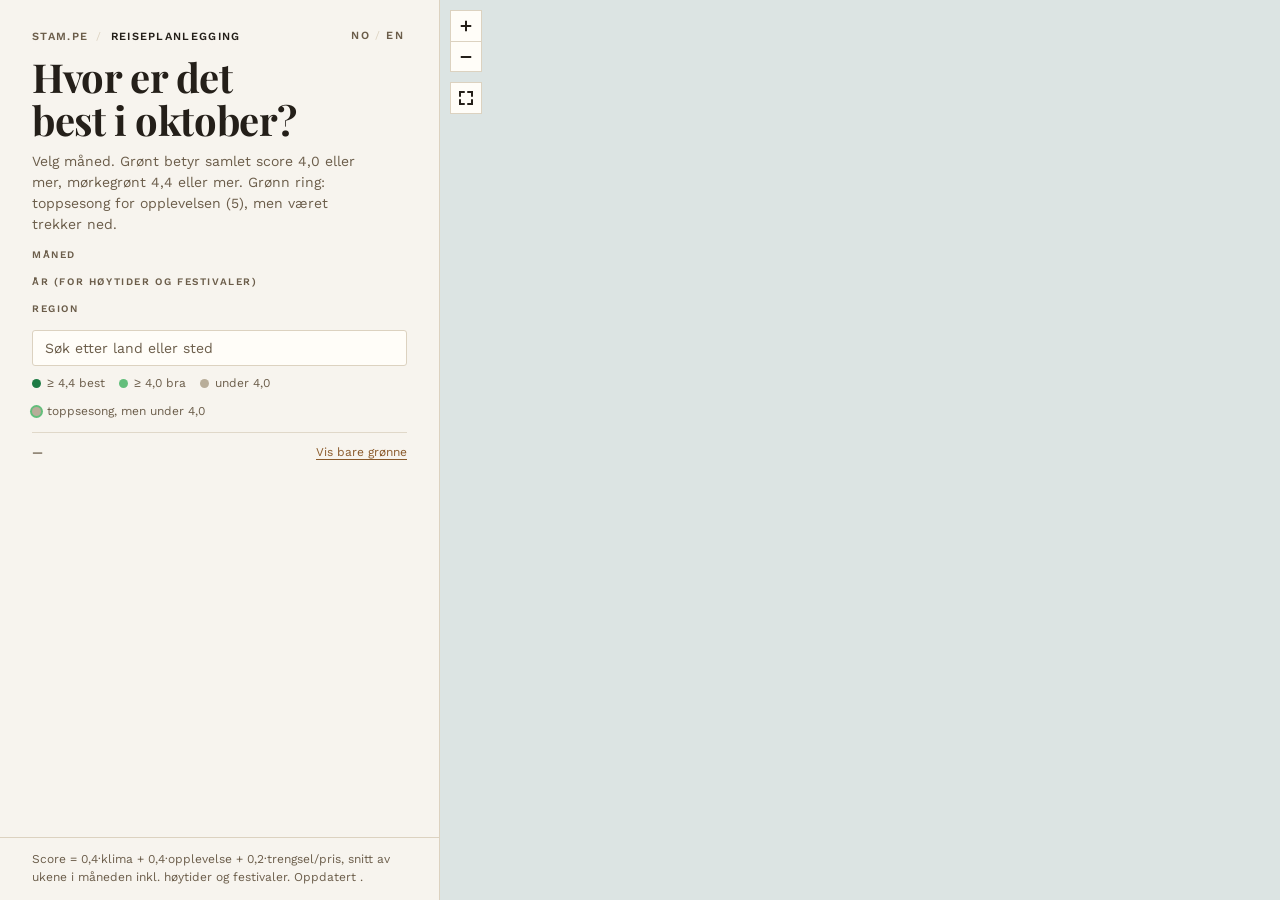
<file: reisekart_mal.html>
<!DOCTYPE html>
<html lang="no">
<head>
<meta charset="utf-8">
<meta name="viewport" content="width=device-width, initial-scale=1, viewport-fit=cover">
<title>Reisekart</title>
<link rel="apple-touch-icon" href="ikon-frimerke.png">
<meta name="apple-mobile-web-app-title" content="Reisekart">
<meta name="mobile-web-app-capable" content="yes">
<meta name="theme-color" content="#F7F4EE" media="(prefers-color-scheme: light)">
<meta name="theme-color" content="#1B1814" media="(prefers-color-scheme: dark)">
<meta name="robots" content="noindex, nofollow, noarchive">
<meta property="og:type" content="website">
<meta property="og:url" content="https://stam.pe/reiseplanlegging/">
<meta property="og:site_name" content="stam.pe">
<meta property="og:title" content="Reiseplanlegging">
<meta property="og:description" content="Beste reisetid for alle land i verden, uke for uke.">
<meta property="og:image" content="https://stam.pe/reiseplanlegging/deling.png">
<meta property="og:image:width" content="1200">
<meta property="og:image:height" content="630">
<meta property="og:image:alt" content="Luftpostkonvolutt med klode-frimerke, og teksten «Reiseplanlegging»">
<meta property="og:locale" content="nb_NO">
<meta property="og:locale:alternate" content="en_GB">
<meta name="twitter:card" content="summary_large_image">
<link rel="preconnect" href="https://fonts.googleapis.com">
<link rel="preconnect" href="https://fonts.gstatic.com" crossorigin>
<link rel="stylesheet" href="https://fonts.googleapis.com/css2?family=Playfair+Display:wght@500;700&family=Work+Sans:wght@400;500;600&display=swap">
<style>
/* Stil: samme papirretning som byguidene og stam.pe – serif til navn, ingen skygger, rette hjørner. */
:root {
  --papir:#F7F4EE; --kartflate:#DCE4E3; --land:#FBF8F1; --landkant:#D3C8B4;
  --kort:#FFFDF8; --tekst:#241F19; --dempet:#6B5D4A; --kant:#DCD2C0; --kant-lys:#E0D8C9;
  --aksent:#8A5A2B; --aksent-hover:#63401D;
  --beste:#1E7B45; --god:#63BE7B; --ellers:#B8AD99; --varsel:#9A3B24;
  --strip-tom:#EEE8DC; --deaktivert:#bbb;
  --sidebar-bredde:440px;
}
/* Mørk modus: samme papirretning som stam.pe og byguidene, mørk og varm. Kartet (ECharts)
   leser fargene fra variablene når det tegnes, så det følger med. */
@media (prefers-color-scheme: dark) {
  :root {
    color-scheme: dark;
    --papir:#1B1814; --kartflate:#1C282C; --land:#2A251F; --landkant:#4A4136;
    --kort:#24201B; --tekst:#ECE5D8; --dempet:#A6987F; --kant:#4A4136; --kant-lys:#362F27;
    --aksent:#C99158; --aksent-hover:#E0AA72;
    --beste:#23804A; --god:#63BE7B; --ellers:#6E6454; --varsel:#D06A4F;
    --strip-tom:#2C2620; --deaktivert:#5A5048;
  }
}
* { box-sizing:border-box; }
html, body { margin:0; height:100%; background:var(--papir); color:var(--tekst);
  font-family:'Work Sans', system-ui, -apple-system, sans-serif; font-size:16px; -webkit-font-smoothing:antialiased; }
.app { display:flex; height:100%; overflow:hidden; }

.sidebar { width:var(--sidebar-bredde); flex:0 0 var(--sidebar-bredde); border-right:1px solid var(--kant);
  background:var(--papir); display:flex; flex-direction:column; overflow:hidden; }
.sidebar-head { padding:30px 32px 14px; }
.kicker { margin:0 0 10px; font-size:11px; font-weight:600; letter-spacing:.16em; text-transform:uppercase; color:var(--dempet); }
/* Brødsmuler: stam.pe / Reiseplanlegging (samme som i byguidene) */
.smuler { margin:0 0 12px; font-size:11px; font-weight:600; letter-spacing:.12em; text-transform:uppercase; color:var(--dempet);
  display:flex; flex-wrap:wrap; align-items:baseline; }
.smuler a { color:var(--dempet); text-decoration:none; }
@media (hover: hover) and (pointer: fine) { .smuler a:hover { color:var(--aksent); } }
.smuler [aria-current] { color:var(--tekst); }
.smule-skille { margin:0 8px; color:var(--kant); font-weight:400; }
/* Språkvalg NO / EN til høyre i brødsmulene (samme som byguidene og stam.pe) */
.smuler:has(.sprakvalg) { position:relative; padding-right:72px; row-gap:6px; }
.sprakvalg { position:absolute; top:-3px; right:0; display:inline-flex; align-items:baseline; white-space:nowrap; }
.sprakvalg .smule-skille { margin:0 2px; }
.sprakvalg button { font:inherit; letter-spacing:inherit; text-transform:inherit; color:var(--dempet); background:none; border:0;
  border-bottom:1px solid transparent; padding:2px 3px 1px; cursor:pointer; }
@media (hover: hover) and (pointer: fine) { .sprakvalg button:hover { color:var(--aksent); } }
.sprakvalg button[aria-pressed="true"] { color:var(--tekst); border-bottom-color:var(--aksent); }
.sprakvalg button:focus-visible { outline:1px solid var(--aksent); outline-offset:2px; }
.offline-status { margin:3px 0 0; font-size:14px; color:var(--aksent); }
.tittel { margin:0; font-family:'Playfair Display', Georgia, serif; font-weight:700; font-size:40px; line-height:1.08; letter-spacing:-.01em; text-wrap:balance; }
.ingress { margin:10px 0 0; font-size:14px; line-height:1.5; color:var(--dempet); max-width:36ch; }

.filtre { padding:0 32px 14px; display:flex; flex-direction:column; gap:10px; }
.gruppe-etikett { font-size:10px; font-weight:600; letter-spacing:.16em; text-transform:uppercase; color:var(--dempet); margin:0 0 -4px; }
.filtergruppe { display:flex; flex-wrap:wrap; gap:6px; }
.filtergruppe[hidden] { display:none; }
.maneder { display:grid; grid-template-columns:repeat(6, 1fr); gap:6px; }
.chip { height:36px; padding:0 12px; border:1px solid var(--kant); border-radius:3px; background:var(--kort); color:var(--tekst);
  font-family:inherit; font-size:12px; font-weight:500; letter-spacing:.01em; cursor:pointer;
  display:inline-flex; align-items:center; justify-content:center; gap:7px; transition:border-color .12s, color .12s, background .12s; }
.chip:hover { border-color:var(--aksent); color:var(--aksent); }
.chip:focus-visible, .oppslag:focus-visible, .strip-celle:focus-visible, .sok:focus-visible { outline:2px solid var(--aksent); outline-offset:2px; }
.chip[aria-pressed="true"] { background:var(--aksent); border-color:var(--aksent); color:var(--papir); }
.chip[aria-pressed="true"]:hover { background:var(--aksent-hover); border-color:var(--aksent-hover); color:var(--papir); }
.maneder .chip { padding:0; }
/* Søk: 16 px på mobil, ellers zoomer iOS inn når feltet får fokus */
.sok { height:36px; width:100%; padding:0 12px; border:1px solid var(--kant); border-radius:3px; background:var(--kort); color:var(--tekst);
  font-family:inherit; font-size:14px; }
.sok::placeholder { color:var(--dempet); opacity:1; }
@media (hover: none) { .sok { font-size:16px; } }
/* Eget kryss i stedet for nettleserens, som ser ulikt ut (og mangler på iOS) */
.sok-rad { position:relative; }
.sok { padding-right:40px; }
.sok::-webkit-search-cancel-button { -webkit-appearance:none; appearance:none; }
.sok-tom { position:absolute; top:0; right:0; width:40px; height:36px; border:0; padding:0; background:none;
  font-size:22px; line-height:1; color:var(--dempet); cursor:pointer; }
.sok-tom[hidden] { display:none; }
.sok-tom:focus-visible { outline:2px solid var(--aksent); outline-offset:-2px; }
@media (hover: hover) and (pointer: fine) { .sok-tom:hover { color:var(--aksent); } }

.tegnforklaring { display:flex; flex-wrap:wrap; gap:14px; font-size:12px; color:var(--dempet); }
.tegnforklaring span { display:inline-flex; align-items:center; gap:6px; }
.prikk { width:9px; height:9px; border-radius:50%; flex:0 0 9px; display:inline-block; }
.prikk.ring { box-shadow:0 0 0 2px var(--god); }

.teller-rad { margin:0 32px; padding:12px 0 10px; border-top:1px solid var(--kant-lys); display:flex; align-items:baseline; justify-content:space-between; gap:12px; }
.teller { font-size:11px; font-weight:600; letter-spacing:.14em; text-transform:uppercase; color:var(--dempet); }
.lenkeknapp { border:0; background:none; padding:0; font-family:inherit; font-size:12px; color:var(--aksent); cursor:pointer; text-decoration:underline; text-underline-offset:3px; }
.lenkeknapp:hover { color:var(--aksent-hover); }

.liste { flex:1 1 auto; overflow-y:auto; padding:0 32px 24px; }
.oppslag { position:relative; padding:13px 0 14px; border-bottom:1px solid var(--kant-lys); cursor:pointer; }
.oppslag:hover .oppslag-navn { color:var(--aksent); }
.oppslag.er-valgt { padding-left:14px; margin-left:-16px; border-left:2px solid var(--aksent); }
.oppslag-topp { display:flex; align-items:baseline; justify-content:space-between; gap:12px; }
.oppslag-navn { margin:0; font-family:'Playfair Display', Georgia, serif; font-weight:500; font-size:20px; line-height:1.2; transition:color .12s; }
.score { flex:0 0 auto; min-width:38px; padding:2px 7px; border-radius:2px; font-size:13px; font-weight:600; text-align:center;
  font-variant-numeric:tabular-nums; background:transparent; color:var(--dempet); border:1px solid var(--kant); }
.score.beste { background:var(--beste); border-color:var(--beste); color:#fff; }
.score.god { background:var(--god); border-color:var(--god); color:#12301d; }
.oppslag-meta { margin:4px 0 0; font-size:12px; color:var(--dempet); display:flex; flex-wrap:wrap; gap:4px 10px; }
.oppslag-notat { margin:6px 0 0; font-size:14px; line-height:1.45; }
.merke { font-size:10px; font-weight:600; letter-spacing:.12em; text-transform:uppercase; color:var(--aksent); }
.merke.varsel { color:var(--varsel); }
.tomt { padding:24px 0; font-size:14px; color:var(--dempet); }

.sidebar-fot { padding:12px 32px 14px; border-top:1px solid var(--kant); font-size:12px; line-height:1.5; color:var(--dempet); }

.kartflate { position:relative; flex:1 1 auto; background:var(--kartflate); }
#kart { position:absolute; inset:0; overflow:hidden; touch-action:none; -webkit-user-select:none; user-select:none; }
/* Zoomknapper (+/− og «vis hele kartet») – samme utseende som i byguidene (MapLibre-kontrollene der) */
.kontroller { position:absolute; top:10px; left:10px; z-index:6; display:flex; flex-direction:column; gap:10px; }
.ktrl-gruppe { display:flex; flex-direction:column; background:var(--kort); border:1px solid var(--kant); }
.ktrl-gruppe button { width:30px; height:30px; padding:0; border:0; background:transparent; color:var(--tekst); cursor:pointer;
  display:flex; align-items:center; justify-content:center; }
.ktrl-gruppe button + button { border-top:1px solid var(--kant); }
.ktrl-gruppe button:hover { background:var(--papir); }
.ktrl-gruppe button:focus-visible { outline:2px solid var(--aksent); outline-offset:-2px; }
.ktrl-gruppe button:disabled { color:var(--deaktivert); cursor:default; background:transparent; }
/* Knapp nederst til venstre i kartet som ruller ned til lista. Bare på mobil (se under), som i byguidene. */
.til-lista { display:none; }
.kart-feil { position:absolute; left:20px; top:20px; max-width:360px; padding:12px 14px; background:var(--kort); border:1px solid var(--kant); font-size:13px; color:var(--dempet); }

/* Hover-kort (ECharts tooltip) */
.tt { width:300px; white-space:normal; font-family:'Work Sans', system-ui, sans-serif; color:var(--tekst); }
.tt-navn { margin:0; font-family:'Playfair Display', Georgia, serif; font-weight:500; font-size:19px; line-height:1.2; }
.tt-meta { margin:4px 0 0; font-size:12px; color:var(--dempet); }
.tt-rad { display:flex; align-items:center; gap:10px; margin-top:10px; padding-top:9px; border-top:1px solid var(--kant-lys); }
.tt-deler { font-size:12px; color:var(--dempet); line-height:1.5; font-variant-numeric:tabular-nums; }
.tt-deler b { color:var(--tekst); font-weight:600; }
.tt-notat { margin:8px 0 0; font-size:13px; line-height:1.45; }
.tt-hend { margin:8px 0 0; font-size:12px; line-height:1.45; color:var(--aksent); }
.tt-varsel { margin:8px 0 0; font-size:12px; line-height:1.4; color:var(--varsel); }
.tt-hint { margin:8px 0 0; font-size:11px; color:var(--dempet); }

/* Mini-årsstripe */
.strip { display:grid; grid-template-columns:repeat(12, 1fr); gap:2px; margin-top:10px; }
.strip-celle { height:22px; display:flex; align-items:center; justify-content:center; font-size:9.5px; font-weight:600;
  font-variant-numeric:tabular-nums; background:var(--strip-tom); color:var(--dempet); border:1px solid transparent; }
.strip-celle.god { background:var(--god); color:#12301d; }
.strip-celle.beste { background:var(--beste); color:#fff; }
.strip-celle.valgt { border-color:var(--tekst); }
.strip-celle.topp { box-shadow:inset 0 0 0 2px var(--god); }
.strip-akse { display:grid; grid-template-columns:repeat(12, 1fr); gap:2px; font-size:9px; color:var(--dempet); text-align:center; margin-top:2px; text-transform:uppercase; letter-spacing:.04em; }
button.strip-celle { padding:0; font-family:inherit; cursor:pointer; }

/* Detaljkort for valgt destinasjon */
.rute-kort { position:absolute; left:20px; bottom:24px; z-index:5; width:360px; max-height:calc(100% - 48px); overflow-y:auto;
  padding:18px 20px 20px; background:var(--kort); border:1px solid var(--kant); }
/* Flyttbart kort (som infoboksen i byguidene): dras etter toppen (region og navn), så resten kan rulles og markeres. */
.rute-kicker, .rute-navn { touch-action:none; }
.rute-kort.drar { user-select:none; -webkit-user-select:none; }
@media (hover: hover) and (pointer: fine) { .rute-kicker, .rute-navn { cursor:grab; } .rute-kort.drar, .rute-kort.drar * { cursor:grabbing; } }
.rute-lukk { position:absolute; top:8px; right:10px; border:0; background:none; font-size:22px; line-height:1; color:var(--dempet); cursor:pointer; padding:2px 6px; }
.rute-lukk:hover { color:var(--aksent); }
.rute-kicker { margin:0 0 8px; font-size:10px; font-weight:600; letter-spacing:.16em; text-transform:uppercase; color:var(--aksent); }
.rute-navn { margin:0; padding-right:24px; font-family:'Playfair Display', Georgia, serif; font-weight:500; font-size:23px; line-height:1.2; }
.seksjon { margin-top:14px; padding-top:10px; border-top:1px solid var(--kant-lys); }
.seksjon-tittel { margin:0 0 6px; font-size:10px; font-weight:600; letter-spacing:.16em; text-transform:uppercase; color:var(--dempet); }
.tall-rad { display:grid; grid-template-columns:repeat(3, 1fr); gap:8px; }
.tall { font-size:11px; color:var(--dempet); }
.tall b { display:block; font-size:18px; font-weight:600; color:var(--tekst); font-variant-numeric:tabular-nums; }
.uker { display:flex; flex-wrap:wrap; gap:4px; }
.uke { font-size:11px; padding:3px 6px; border:1px solid var(--kant); font-variant-numeric:tabular-nums; color:var(--dempet); }
.uke.god { background:var(--god); border-color:var(--god); color:#12301d; }
.uke.beste { background:var(--beste); border-color:var(--beste); color:#fff; }
.liten { font-size:13px; line-height:1.45; margin:0; }
.kilde { font-size:11px; line-height:1.4; color:var(--dempet); margin:0; }
ul.hend { margin:0; padding-left:16px; font-size:13px; line-height:1.45; }

/* iOS Safari sender bare klikk videre fra elementer som ser klikkbare ut – trengs for «trykk utenfor lukker kortet». */
@media (hover: none) { body { cursor:pointer; -webkit-tap-highlight-color:transparent; } }
@media (prefers-reduced-motion: reduce) { * { transition:none !important; } }

/* Desktop: hele sidepanelet ruller (ett rullefelt), tellerlinjen blir liggende øverst. */
@media (min-width: 700px) {
  .sidebar { overflow-y:auto; overscroll-behavior:contain; }
  .sidebar > * { flex-shrink:0; }
  .liste { flex:1 0 auto; overflow:visible; }
  .teller-rad { position:sticky; top:0; z-index:2; background:var(--papir); }
}

/* Nettbrett stående og delt skjerm (700–1023 px): panelet ved siden av kartet, men smalere enn på Mac,
   så kartet får plass. Under 700 px er det mobiloppsettet med kartet over lista. */
@media (min-width: 700px) and (max-width: 1023px) {
  :root { --sidebar-bredde:340px; }
  .sidebar-head { padding:22px 20px 12px; }
  .tittel { font-size:30px; }
  .filtre, .liste, .sidebar-fot { padding-left:20px; padding-right:20px; }
  .teller-rad { margin-left:20px; margin-right:20px; }
}

@media (max-width: 699px) {
  .app { flex-direction:column; height:auto; min-height:100%; overflow:visible;
    /* Kartet starter under statuslinja: iOS 26 Safari demper det som ligger under den (også +-knappen). */
    padding-top:env(safe-area-inset-top); }
  html { scroll-padding-top:env(safe-area-inset-top); }   /* hopp til kartet stopper under statuslinja */

  .sidebar { width:100%; flex:none; border-right:0; border-bottom:1px solid var(--kant); order:2; overflow:visible; }
  .liste { overflow:visible; }
  .kartflate { order:1; flex:none; height:58vh; min-height:340px; }
  .sidebar-head { padding:22px 16px 12px; }
  .sprakvalg { top:-7px; }
  .sprakvalg button { padding:6px 5px 3px; }   /* større trykkflate på mobil */
  .tittel { font-size:32px; }
  .filtre, .liste, .sidebar-fot { padding-left:16px; padding-right:16px; }
  .teller-rad { margin-left:16px; margin-right:16px; }
  .rute-kort { left:12px; right:12px; width:auto; bottom:12px; max-height:calc(100% - 96px); }
  .tt { width:250px; }
  .til-lista { display:block; position:absolute; left:10px; bottom:10px; z-index:6; height:34px; padding:0 12px;
    border:1px solid var(--kant); background:var(--kort); color:var(--tekst); font-family:inherit; font-size:13px; font-weight:500; cursor:pointer; }
  /* Detaljkortet dekker bunnen av kartet; da lukkes kortet først (×), eller man ruller selv. */
  .rute-kort:not([hidden]) ~ .til-lista:not(.til-lista--kart) { display:none; }
  /* Kartet er rullet ut av syne: knappen står fast nederst til venstre og fører tilbake til kartet.
     Godt inn fra kanten, så den ikke havner i den runde skjermkanten på telefoner. */
  .til-lista--kart { position:fixed; z-index:20; left:calc(20px + env(safe-area-inset-left)); bottom:calc(24px + env(safe-area-inset-bottom)); }
  /* Plass under siste rad, så den faste knappen ikke dekker bunnteksten. */
  .sidebar-fot { padding-bottom:76px; }
}

/* Liggende mobil: lav og bred skjerm. Panelet i en smal kolonne til venstre som ruller for seg,
   kartet til høyre i full høyde – som på Mac og i byguidene. Stående oppsett ga et kart som fylte
   skjermen og lista utenfor. Samme spørring som LIGGENDE i skriptet. */
@media (orientation: landscape) and (max-height: 500px) {
  .app { flex-direction:row; height:100vh; height:100dvh; min-height:0; overflow:hidden; }
  /* viewport-fit=cover: kartet går helt ut til kantene; panelet vokser med innfellingen
     når Dynamic Island er på venstre side, så teksten beholder 300 px. */
  .sidebar { width:calc(300px + env(safe-area-inset-left)); flex:0 0 calc(300px + env(safe-area-inset-left)); order:0; border-right:1px solid var(--kant); border-bottom:0;
    overflow-y:auto; overscroll-behavior:contain; padding-left:env(safe-area-inset-left); }
  .sidebar > * { flex-shrink:0; }
  .liste { flex:1 0 auto; overflow:visible; }
  .kartflate { order:0; flex:1 1 auto; height:auto; min-height:0; }
  .sidebar-head { padding:16px 16px 10px; }
  .tittel { font-size:24px; }
  .filtre, .liste, .sidebar-fot { padding-left:16px; padding-right:16px; }
  .teller-rad { margin-left:16px; margin-right:16px; }
  .teller-rad { position:sticky; top:0; z-index:2; background:var(--papir); }
  .rute-kort { left:auto; right:calc(10px + env(safe-area-inset-right)); bottom:calc(10px + env(safe-area-inset-bottom)); width:290px;
    max-height:calc(100% - 20px - env(safe-area-inset-bottom)); }
  .til-lista { display:none !important; }
  .sidebar-fot { padding-bottom:14px; }
}
</style>
</head>
<body>

<div class="app">
  <aside class="sidebar">
    <div class="sidebar-head">
      <nav class="smuler" data-t-aria="duErHer" aria-label="Du er her">
        <a href="/" id="hjem">stam.pe</a><span class="smule-skille">/</span><span aria-current="page" data-t="app">Reiseplanlegging</span>
        <span class="sprakvalg" role="group" data-t-aria="sprak"><button type="button" data-sprak="no" lang="no">NO</button><span class="smule-skille">/</span><button type="button" data-sprak="en" lang="en">EN</button></span>
      </nav>
      <h1 class="tittel" id="tittel">Hvor er det best i oktober?</h1>
      <p class="ingress" data-t="ingress">Velg måned. Grønt betyr samlet score 4,0 eller mer, mørkegrønt 4,4 eller mer. Grønn ring: toppsesong for opplevelsen (5), men været trekker ned.</p>
      <p class="offline-status" id="offline-status" hidden></p>
    </div>

    <div class="filtre">
      <p class="gruppe-etikett" data-t="maned">Måned</p>
      <div class="maneder" id="maneder" role="group" data-t-aria="maned" aria-label="Måned"></div>
      <p class="gruppe-etikett" data-t="arEtikett">År (for høytider og festivaler)</p>
      <div class="filtergruppe" id="ar" role="group" data-t-aria="ar" aria-label="År"></div>
      <p class="gruppe-etikett" data-t="region">Region</p>
      <div class="filtergruppe" id="regioner" role="group" data-t-aria="region" aria-label="Region"></div>
      <p class="gruppe-etikett" data-t="utvalg" id="utvalg-etikett" hidden>Vis</p>
      <div class="filtergruppe" id="utvalg" role="group" data-t-aria="utvalg" aria-label="Vis" hidden></div>
      <div class="sok-rad">
        <input type="search" class="sok" id="sok" data-t-aria="sok" data-t-placeholder="sokPlass" aria-label="Søk" placeholder="Søk etter land eller sted" autocomplete="off" spellcheck="false" enterkeyhint="search">
        <button type="button" class="sok-tom" id="sok-tom" data-t-aria="tomSok" aria-label="Tøm søket" hidden>&times;</button>
      </div>
      <div class="tegnforklaring">
        <span><i class="prikk" style="background:var(--beste)"></i><span data-t="best">≥ 4,4 best</span></span>
        <span><i class="prikk" style="background:var(--god)"></i><span data-t="bra">≥ 4,0 bra</span></span>
        <span><i class="prikk" style="background:var(--ellers)"></i><span data-t="under">under 4,0</span></span>
        <span><i class="prikk ring" style="background:var(--ellers)"></i><span data-t="topp">toppsesong, men under 4,0</span></span>
      </div>
    </div>

    <div class="teller-rad">
      <span class="teller" id="teller">—</span>
      <button class="lenkeknapp" id="bare-gronne" type="button" aria-pressed="false">Vis bare grønne</button>
    </div>
    <div class="liste" id="liste"></div>
    <div class="sidebar-fot"><span data-t="fot">Score = 0,4·klima + 0,4·opplevelse + 0,2·trengsel/pris, snitt av ukene i måneden inkl. høytider og festivaler. Oppdatert</span> <span id="datadato"></span>.</div>
  </aside>

  <section class="kartflate" role="main" data-t-aria="kart" aria-label="Kart">
    <div id="kart"></div>
    <div class="kontroller" id="kontroller" hidden>
      <div class="ktrl-gruppe">
        <button type="button" id="zoom-inn" data-t-title="zoomInn" data-t-aria="zoomInn" title="Zoom inn" aria-label="Zoom inn"><svg viewBox="0 0 18 18" width="18" height="18" aria-hidden="true"><path d="M9 3.75v10.5M3.75 9h10.5" fill="none" stroke="currentColor" stroke-width="2"/></svg></button>
        <button type="button" id="zoom-ut" data-t-title="zoomUt" data-t-aria="zoomUt" title="Zoom ut" aria-label="Zoom ut"><svg viewBox="0 0 18 18" width="18" height="18" aria-hidden="true"><path d="M3.75 9h10.5" fill="none" stroke="currentColor" stroke-width="2"/></svg></button>
      </div>
      <div class="ktrl-gruppe">
        <button type="button" class="ktrl-hjem" id="zoom-hjem" data-t-title="visHele" data-t-aria="visHele" title="Vis hele kartet" aria-label="Vis hele kartet"><svg viewBox="0 0 18 18" width="18" height="18" aria-hidden="true"><path d="M3 6.75V3h3.75M15 6.75V3h-3.75M3 11.25V15h3.75M15 11.25V15h-3.75" fill="none" stroke="currentColor" stroke-width="2" stroke-linecap="square"/></svg></button>
      </div>
    </div>
    <div class="rute-kort" id="detalj" hidden></div>
    <button type="button" class="til-lista" id="til-lista" data-t="tilLista">Liste ↓</button>
  </section>
</div>

<script>
const DATA = __DATA__;

/* Språk: norsk er standard. Bryteren NO / EN i brødsmulene, eller ?lang=en i adressen (for å dele en
   engelsk lenke). Valget huskes i nettleseren under samme nøkkel som byguidene og stam.pe, så det følger med.
   Faste tekster står i TEKST; innholdet har engelsk under d.en og sist i hvert vindu (fra «en» i reisemal/<ID>.json).
   Mangler engelsk, vises norsk. */
const SPRAK_NOKKEL = "byguider-sprak";
function lesSprak() {
  const q = new URLSearchParams(location.search).get("lang");
  if (q === "en" || q === "no") {
    try { localStorage.setItem(SPRAK_NOKKEL, q); } catch (e) {}
    return q;
  }
  try { const v = localStorage.getItem(SPRAK_NOKKEL); if (v === "en" || v === "no") return v; } catch (e) {}
  return "no";
}
let SPRAK = lesSprak();
const TEKST = {
  no: {
    tittel: "Reisekart", app: "Reiseplanlegging", duErHer: "Du er her", sprak: "Språk",
    hvor: m => `Hvor er det best i ${m}?`,
    ingress: "Velg måned. Grønt betyr samlet score 4,0 eller mer, mørkegrønt 4,4 eller mer. Grønn ring: toppsesong for opplevelsen (5), men været trekker ned.",
    maned: "Måned", arEtikett: "År (for høytider og festivaler)", ar: "År", region: "Region",
    best: "≥ 4,4 best", bra: "≥ 4,0 bra", under: "under 4,0", topp: "toppsesong, men under 4,0",
    fot: "Score = 0,4·klima + 0,4·opplevelse + 0,2·trengsel/pris, snitt av ukene i måneden inkl. høytider og festivaler. Oppdatert",
    tilLista: "Liste ↓", tilKartet: "Kart ↑",
    kart: "Kart", zoomInn: "Zoom inn", zoomUt: "Zoom ut", visHele: "Vis hele kartet",
    mnd: ["jan","feb","mar","apr","mai","jun","jul","aug","sep","okt","nov","des"],
    mndLang: ["januar","februar","mars","april","mai","juni","juli","august","september","oktober","november","desember"],
    alle: "Alle",
    utvalg: "Vis", alleReisemal: "Alle reisemål", onskeliste: "Ønskeliste",
    sok: "Søk", tomSok: "Tøm søket", sokPlass: "Søk etter land eller sted",
    ingenTreff: q => `Ingen treff på «${q}» i dette utvalget.`,
    treffAlle: n => `Vis ${n} treff i alle reisemål`,
    visAlle: "Vis alle", bareGronne: "Vis bare grønne",
    teller: (g, n, m) => `${g} av ${n} grønne i ${m}`,
    tomt: m => `Ingen reisemål over 4,0 i ${m} for dette utvalget.`,
    hendelse: "Hendelse", hoytid: "Høytid", toppsesong: "Toppsesong", reiserad: "Sjekk reiseråd", score: "score",
    bestM: "Best", braM: "Bra", ingenM: "Ingen måneder over 4,0", klikk: "klikk for detaljer",
    klima: "Klima", opplevelse: "Opplevelse", trengsel: "Trengsel/pris", tmaks: "T maks", nedbor: "nedbør", nedborStor: "Nedbør",
    manedscore: "Månedsscore", samlet: "samlet", aaret: a => `Året ${a} – klikk en måned`, uker: "Uker", uke: "u", ukeLang: "uke",
    hendDenne: "Hendelser denne måneden", hendEllers: a => `Hendelser ellers i ${a}`,
    kilde: "Klimakilde", lukk: "Lukk",
    offline: "Tilgjengelig offline",
    kartFeil: m => `Kartet kunne ikke lastes (${m}). Listen til venstre virker som vanlig.`
  },
  en: {
    tittel: "Travel map", app: "Travel planning", duErHer: "You are here", sprak: "Language",
    hvor: m => `Where to go in ${m}?`,
    ingress: "Pick a month. Green means an overall score of 4.0 or more, dark green 4.4 or more. Green ring: peak season for the experience (5), but the weather pulls it down.",
    maned: "Month", arEtikett: "Year (for holidays and festivals)", ar: "Year", region: "Region",
    best: "≥ 4.4 best", bra: "≥ 4.0 good", under: "below 4.0", topp: "peak season, but below 4.0",
    fot: "Score = 0.4·climate + 0.4·experience + 0.2·crowds/price, average of the weeks in the month incl. holidays and festivals. Updated",
    tilLista: "List ↓", tilKartet: "Map ↑",
    kart: "Map", zoomInn: "Zoom in", zoomUt: "Zoom out", visHele: "Show the whole map",
    mnd: ["Jan","Feb","Mar","Apr","May","Jun","Jul","Aug","Sep","Oct","Nov","Dec"],
    mndLang: ["January","February","March","April","May","June","July","August","September","October","November","December"],
    alle: "All",
    utvalg: "Show", alleReisemal: "All destinations", onskeliste: "Wishlist",
    sok: "Search", tomSok: "Clear search", sokPlass: "Search for a country or place",
    ingenTreff: q => `No matches for “${q}” in this selection.`,
    treffAlle: n => `Show ${n} ${n === 1 ? "match" : "matches"} in all destinations`,
    visAlle: "Show all", bareGronne: "Show only green",
    teller: (g, n, m) => `${g} of ${n} green in ${m}`,
    tomt: m => `No destinations above 4.0 in ${m} for this selection.`,
    hendelse: "Event", hoytid: "Holiday", toppsesong: "Peak season", reiserad: "Check travel advice", score: "score",
    bestM: "Best", braM: "Good", ingenM: "No months above 4.0", klikk: "click for details",
    klima: "Climate", opplevelse: "Experience", trengsel: "Crowds/price", tmaks: "Max temp", nedbor: "rain", nedborStor: "Rain",
    manedscore: "Month score", samlet: "overall", aaret: a => `${a} – click a month`, uker: "Weeks", uke: "w", ukeLang: "week",
    hendDenne: "Events this month", hendEllers: a => `Other events in ${a}`,
    kilde: "Climate source", lukk: "Close",
    offline: "Available offline",
    kartFeil: m => `The map could not be loaded (${m}). The list works as usual.`
  }
};
const t = k => TEKST[SPRAK][k] ?? TEKST.no[k];
// Engelsk innhold med norsk som reserve: tekst(d, "sted"), mndTekst(d, i), vinduTekst(w)
const tekst = (d, felt) => (SPRAK === "en" && d.en && d.en[felt]) || d[felt];
const mndTekst = (d, i) => (SPRAK === "en" && d.en && d.en.m && d.en.m[i]) || d.m[i][5];
const vinduTekst = w => SPRAK === "en" ? w[7] || w[6] : w[6];
const desimal = s => SPRAK === "en" ? s : s.replace(".", ",");

function oversettDom() {
  document.documentElement.lang = SPRAK;
  document.title = t("tittel");
  document.querySelectorAll("[data-t]").forEach(e => { e.textContent = t(e.dataset.t); });
  document.querySelectorAll("[data-t-aria]").forEach(e => { e.setAttribute("aria-label", t(e.dataset.tAria)); });
  document.querySelectorAll("[data-t-title]").forEach(e => { e.title = t(e.dataset.tTitle); });
  document.querySelectorAll("[data-t-placeholder]").forEach(e => { e.placeholder = t(e.dataset.tPlaceholder); });
  document.querySelectorAll(".sprakvalg [data-sprak]").forEach(b => b.setAttribute("aria-pressed", b.dataset.sprak === SPRAK ? "true" : "false"));
  document.getElementById("hjem").href = SPRAK === "en" ? "/?lang=en" : "/";
}
function byttSprak(ny) {
  if ((ny !== "no" && ny !== "en") || ny === SPRAK) return;
  SPRAK = ny;
  try { localStorage.setItem(SPRAK_NOKKEL, ny); } catch (e) {}
  const u = new URL(location.href);
  if (ny === "en") u.searchParams.set("lang", "en"); else u.searchParams.delete("lang");
  history.replaceState(history.state, "", u);
  oversettDom(); visOffline(); oppdater();
}
document.addEventListener("click", e => {
  const b = e.target.closest && e.target.closest(".sprakvalg [data-sprak]");
  if (b) byttSprak(b.dataset.sprak);
});

const MND = TEKST.no.mnd;   // brukes bare til lengden (12 måneder)
const GOD = 4.0, BESTE = 4.4, EPS = 1e-3;
const css = n => getComputedStyle(document.documentElement).getPropertyValue(n).trim();
const fmt = x => x == null ? "–" : desimal(x.toFixed(1));
const klasse = s => s == null ? "" : s >= BESTE - EPS ? "beste" : s >= GOD - EPS ? "god" : "";
// Toppsesong: opplevelsen er på topp (5), men været (klima ≤ 3) holder samlet under 4,0 (f.eks. ski på Hokkaido i januar).
// Vises som grønn ring rundt grå prikk og merket «Toppsesong»; endrer ikke scoren.
const erToppsesong = (d, s, mnd = state.mnd) => { const [k, o] = d.m[mnd]; return s != null && s < GOD - EPS && o === 5 && k <= 3; };
const toppMerke = (d, r) => erToppsesong(d, r.snitt) ? ` <span class="merke">${t("toppsesong")}</span>` : "";
const esc = s => String(s ?? "").replace(/[&<>"]/g, c => ({"&":"&amp;","<":"&lt;",">":"&gt;",'"':"&quot;"}[c]));

const [WK, WO, WT] = DATA.weights, CAP = DATA.cap;
function manedScore(r) {
  const [k, o, t] = r;
  const v = k*WK + o*WO + t*WT;
  return Math.round((k === 1 || o === 1 ? Math.min(CAP, v) : v) * 10) / 10;
}
// ISO-uke -> torsdag -> måned (samme logikk som Kalender-arket; uke 53 ignoreres)
function ukeTorsdag(ar, u) {
  const jan4 = new Date(Date.UTC(ar, 0, 4));
  const dow = (jan4.getUTCDay() + 6) % 7;
  return new Date(jan4.getTime() + ((u - 1) * 7 - dow + 3) * 864e5);
}
function vinduGjelder(w, u, ar) {
  const [, fra, til, , , kunAr] = w;
  if (kunAr != null && kunAr !== ar) return false;
  return fra <= til ? (u >= fra && u <= til) : (u >= fra || u <= til);
}

const state = { mnd: (new Date().getMonth() + 1) % 12, ar: new Date().getFullYear(), region: "Alle", onskeliste: false, sok: "", bareGronne: false, valgt: null };
if (state.mnd === 0) state.ar += 1;
const AR_VALG = [2026, 2027, 2028];
if (!AR_VALG.includes(state.ar)) state.ar = 2026;

const VINDUER_FOR = {};   // vinduene per reisemål, så beregn() slipper å gå gjennom alle
DATA.win.forEach(w => (VINDUER_FOR[w[0]] ||= []).push(w));
function beregn(d, mnd, ar) {
  const uker = [];
  for (let u = 1; u <= 52; u++) {
    const th = ukeTorsdag(ar, u);
    if (th.getUTCMonth() !== mnd) continue;
    const base = manedScore(d.m[mnd]);
    const vs = (VINDUER_FOR[d.id] || []).filter(w => vinduGjelder(w, u, ar));
    const adj = vs.reduce((s, w) => s + w[4], 0);
    uker.push({ u, s: Math.max(1, Math.min(5, Math.round((base + adj) * 10) / 10)) });
  }
  const snitt = uker.length ? Math.round(uker.reduce((s, x) => s + x.s, 0) / uker.length * 10) / 10 : manedScore(d.m[mnd]);
  const ukeSet = new Set(uker.map(x => x.u));
  const hend = (VINDUER_FOR[d.id] || []).filter(w => [...ukeSet].some(u => vinduGjelder(w, u, ar)));
  return { snitt, uker, hend, base: manedScore(d.m[mnd]) };
}
function aarsprofil(d, ar) { return MND.map((_, i) => beregn(d, i, ar).snitt); }

// Regionene i rekkefølgen og med de engelske navnene fra reisemal.py (REGIONER); bare de som har reisemål, vises.
const REGIONER = ["Alle", ...Object.keys(DATA.regioner).filter(r => DATA.dest.some(d => d.region === r))];
// «Ønskeliste» vises bare når lista har både ønskelistesteder og andre (alle vises som standard).
const HAR_ONSKELISTE = DATA.dest.some(d => d.onskeliste) && DATA.dest.some(d => !d.onskeliste);
// Søk på land og sted, norsk og engelsk, uten å skille på aksenter og store/små bokstaver.
const normal = s => String(s || "").normalize("NFD").replace(/[\u0300-\u036f]/g, "").toLowerCase();
const SOKETEKST = new Map(DATA.dest.map(d => [d.id, normal([d.land, d.sted, d.en.land, d.en.sted, d.id].join(" "))]));
const treffer = (d, q) => !q || SOKETEKST.get(d.id).includes(q);
const sokOrd = () => normal(state.sok.trim());
const kortRegion = r => r === "Alle" ? t("alle") : SPRAK === "en" ? DATA.regioner[r] || r : r;
const navn = d => { const land = tekst(d, "land"), sted = tekst(d, "sted"); return sted ? `${land} – ${sted}` : land; };
const erVarsel = d => /sikkerhet/i.test(d.merknad);

function chip(label, pressed, onclick, extra = "") {
  const b = document.createElement("button");
  b.type = "button"; b.className = "chip"; b.textContent = label;
  b.setAttribute("aria-pressed", pressed ? "true" : "false");
  if (extra) b.title = extra;
  b.addEventListener("click", onclick);
  return b;
}
function tegnFiltre() {
  const m = document.getElementById("maneder"); m.innerHTML = "";
  t("mnd").forEach((x, i) => m.appendChild(chip(x, i === state.mnd, () => { state.mnd = i; oppdater(); }, t("mndLang")[i])));
  const a = document.getElementById("ar"); a.innerHTML = "";
  AR_VALG.forEach(y => a.appendChild(chip(String(y), y === state.ar, () => { state.ar = y; oppdater(); })));
  const r = document.getElementById("regioner"); r.innerHTML = "";
  REGIONER.forEach(x => r.appendChild(chip(kortRegion(x), x === state.region, () => { state.region = x; oppdater(); })));
  const u = document.getElementById("utvalg"); u.innerHTML = "";
  [[false, t("alleReisemal")], [true, t("onskeliste")]].forEach(([v, tekst]) =>
    u.appendChild(chip(tekst, state.onskeliste === v, () => { state.onskeliste = v; oppdater(); })));
  const bg = document.getElementById("bare-gronne");
  bg.setAttribute("aria-pressed", state.bareGronne ? "true" : "false");
  bg.textContent = state.bareGronne ? t("visAlle") : t("bareGronne");
}

const iUtvalg = d => (state.region === "Alle" || d.region === state.region) && (!state.onskeliste || d.onskeliste);
function rader() {
  const q = sokOrd();
  return DATA.dest
    .filter(d => iUtvalg(d) && treffer(d, q))
    .map(d => ({ d, r: beregn(d, state.mnd, state.ar) }))
    .sort((a, b) => b.r.snitt - a.r.snitt || navn(a.d).localeCompare(navn(b.d), SPRAK === "en" ? "en" : "nb"));
}

function stripHtml(d, knapp) {
  const p = aarsprofil(d, state.ar);
  const celler = p.map((s, i) => {
    const cls = `strip-celle ${klasse(s)} ${erToppsesong(d, s, i) ? "topp" : ""} ${i === state.mnd ? "valgt" : ""}`;
    return knapp
      ? `<button type="button" class="${cls}" data-mnd="${i}" title="${t("mndLang")[i]}: ${fmt(s)}">${fmt(s)}</button>`
      : `<div class="${cls}">${fmt(s)}</div>`;
  }).join("");
  return `<div class="strip">${celler}</div><div class="strip-akse">${t("mnd").map(x => `<span>${x[0]}</span>`).join("")}</div>`;
}
const besteManeder = d => {
  const p = aarsprofil(d, state.ar);
  const b = p.map((s, i) => [s, i]).filter(([s]) => s >= BESTE - EPS).map(([, i]) => t("mnd")[i]);
  const g = p.map((s, i) => [s, i]).filter(([s]) => s >= GOD - EPS).map(([, i]) => t("mnd")[i]);
  return b.length ? `${t("bestM")}: ${b.join(", ")}` : g.length ? `${t("braM")}: ${g.join(", ")}` : t("ingenM");
};

function tooltipHtml(d) {
  const r = beregn(d, state.mnd, state.ar);
  const [k, o, tp, T, N] = d.m[state.mnd], txt = mndTekst(d, state.mnd);
  const hend = r.hend.map(w => `${w[4] > 0 ? "+" : "−"}${desimal(String(Math.abs(w[4])))} ${esc(vinduTekst(w))}`).join("<br>");
  return `<div class="tt">
    <p class="tt-navn">${esc(navn(d))}</p>
    <p class="tt-meta">${esc(tekst(d, "kategori") || kortRegion(d.region))} · ${t("mndLang")[state.mnd]} ${state.ar}${toppMerke(d, r)}</p>
    <div class="tt-rad"><span class="score ${klasse(r.snitt)}">${fmt(r.snitt)}</span>
      <span class="tt-deler">${t("klima")} <b>${k}</b> · ${t("opplevelse")} <b>${o}</b> · ${t("trengsel")} <b>${tp}</b><br>${T == null ? "" : `${t("tmaks")} <b>${desimal(String(T))} °C</b>`}${N == null ? "" : ` · ${t("nedbor")} <b>${Math.round(N)} mm</b>`}</span></div>
    <p class="tt-notat">${esc(txt)}</p>
    ${hend ? `<p class="tt-hend">${hend}</p>` : ""}
    ${erVarsel(d) ? `<p class="tt-varsel">${esc(tekst(d, "merknad"))}</p>` : ""}
    ${stripHtml(d, false)}
    <p class="tt-hint">${besteManeder(d)} · ${t("klikk")}</p>
  </div>`;
}

function detaljHtml(d) {
  const r = beregn(d, state.mnd, state.ar);
  const [k, o, tp, T, N] = d.m[state.mnd], txt = mndTekst(d, state.mnd), merknad = tekst(d, "merknad");
  const uker = r.uker.map(x => `<span class="uke ${klasse(x.s)}">${t("uke")}${x.u} ${fmt(x.s)}</span>`).join("");
  const hend = r.hend.map(w => `<li>${esc(vinduTekst(w))} <span class="merke">${w[4] > 0 ? "+" : "−"}${desimal(String(Math.abs(w[4])))}</span></li>`).join("");
  const alleHend = (VINDUER_FOR[d.id] || []).filter(w => w[5] == null || w[5] === state.ar);
  const kategori = tekst(d, "kategori");
  return `<button class="rute-lukk" id="lukk" type="button" aria-label="${t("lukk")}">×</button>
    <p class="rute-kicker">${esc(kortRegion(d.region))}${kategori ? " · " + esc(kategori) : ""}</p>
    <h2 class="rute-navn">${esc(navn(d))}</h2>
    <div class="seksjon"><p class="seksjon-tittel">${t("aaret")(state.ar)}</p>${stripHtml(d, true)}</div>
    <div class="seksjon"><p class="seksjon-tittel">${t("mndLang")[state.mnd]} · ${t("samlet")} ${fmt(r.snitt)}${toppMerke(d, r)}</p>
      <div class="tall-rad">
        <div class="tall">${t("klima")}<b>${k}</b></div><div class="tall">${t("opplevelse")}<b>${o}</b></div><div class="tall">${t("trengsel")}<b>${tp}</b></div>
        <div class="tall">${t("tmaks")}<b>${T == null ? "–" : desimal(String(T)) + "°"}</b></div><div class="tall">${t("nedborStor")}<b>${N == null ? "–" : Math.round(N) + " mm"}</b></div><div class="tall">${t("manedscore")}<b>${fmt(r.base)}</b></div>
      </div>
      <p class="liten" style="margin-top:10px">${esc(txt)}</p>
    </div>
    <div class="seksjon"><p class="seksjon-tittel">${t("uker")}</p><div class="uker">${uker}</div></div>
    ${hend ? `<div class="seksjon"><p class="seksjon-tittel">${t("hendDenne")}</p><ul class="hend">${hend}</ul></div>` : ""}
    ${!hend && alleHend.length ? `<div class="seksjon"><p class="seksjon-tittel">${t("hendEllers")(state.ar)}</p><ul class="hend">${alleHend.map(w => `<li>${esc(vinduTekst(w))} (${t("ukeLang")} ${w[1]}${w[2] !== w[1] ? "–" + w[2] : ""})</li>`).join("")}</ul></div>` : ""}
    ${merknad ? `<div class="seksjon"><p class="liten" style="color:${erVarsel(d) ? "var(--varsel)" : "inherit"}">${esc(merknad)}</p></div>` : ""}
    <div class="seksjon"><p class="kilde">${t("kilde")}: ${esc(tekst(d, "kilde"))}</p></div>`;
}

function lukkDetalj() {
  if (!state.valgt) return;
  state.valgt = null; document.getElementById("detalj").hidden = true; tegnListe(); tegnKart();
}
// Lukk detaljkortet ved klikk utenfor det. Unntak: listeoppslag (åpner et annet sted), knapper/filtre
// (oppdaterer kortet) og selve kartet (håndteres i zr-klikk: prikk = åpne, tomt kart = lukk).
document.addEventListener("click", e => {
  const t = e.target;
  if (!state.valgt || !t.closest) return;
  if (t.closest("#detalj, #kart, .oppslag, button, a, input, select, label")) return;
  lukkDetalj();
});
document.addEventListener("keydown", e => { if (e.key === "Escape") lukkDetalj(); });

/* Tilbakeknappen (Android, sveip tilbake på iPhone, nettleserens ←) lukker detaljkortet i stedet for å forlate siden:
   et åpent kort får sitt eget steg i historikken (`kort` i history.state). Lukkes kortet på annen måte, går vi
   ett steg tilbake så steget forsvinner. Tilstanden sjekkes etter en tur i hendelseskøen, fordi bytte til et annet
   sted lukker og åpner kortet i samme slag. Kall den returnerte funksjonen hver gang kortet kan ha åpnet eller lukket.
   Samme løsning som infoboksen i byguidene. */
function tilbakeLukker(erApent, lukk) {
  const harSteg = () => !!(history.state && history.state.kort);
  if (harSteg()) history.replaceState(Object.assign({}, history.state, { kort: false }), "");   // etter omlasting
  window.addEventListener("popstate", () => { if (!harSteg() && erApent()) lukk(); });
  return () => setTimeout(() => {
    if (erApent() && !harSteg()) history.pushState(Object.assign({}, history.state, { kort: true }), "");
    else if (!erApent() && harSteg()) history.back();
  }, 0);
}
// Kortet skjules flere steder (×, Escape, tomt kart, filter som fjerner stedet), så vi følger hidden-attributtet.
new MutationObserver(tilbakeLukker(() => !KORT.hidden, lukkDetalj))
  .observe(document.getElementById("detalj"), { attributes: true, attributeFilter: ["hidden"] });

/* Detaljkortet kan dras unna prikkene, med mus og touch (samme løsning som infoboksen i byguidene).
   Forskyvningen er en transform, og kortet holdes innenfor kartflaten. Det dras etter toppen (region og navn),
   så resten av kortet kan rulles og teksten markeres. En ResizeObserver skyver kortet inn igjen når det
   får ny høyde (månedsbytte) eller kartflaten blir mindre. */
const KORT = document.getElementById("detalj"), KARTFLATE = document.querySelector(".kartflate");
let flytt = { x: 0, y: 0 };
function settFlytt(x, y) { flytt = { x, y }; KORT.style.transform = x || y ? `translate(${x}px,${y}px)` : ""; }
function holdKortInne() {
  if (KORT.hidden || (!flytt.x && !flytt.y)) return;
  const b = KORT.getBoundingClientRect(), k = KARTFLATE.getBoundingClientRect();
  const dx = Math.max(k.left - b.left, Math.min(0, k.right - b.right)), dy = Math.max(k.top - b.top, Math.min(0, k.bottom - b.bottom));
  if (dx || dy) settFlytt(flytt.x + dx, flytt.y + dy);
}
(() => {
  let dra = null;
  KORT.addEventListener("pointerdown", e => {
    if (!e.isPrimary || e.button !== 0 || !e.target.closest(".rute-kicker, .rute-navn")) return;
    dra = { id: e.pointerId, x0: e.clientX, y0: e.clientY, x: flytt.x, y: flytt.y, iGang: false };
  });
  KORT.addEventListener("pointermove", e => {
    if (!dra || e.pointerId !== dra.id) return;
    const dx = e.clientX - dra.x0, dy = e.clientY - dra.y0;
    if (!dra.iGang) {
      if (Math.hypot(dx, dy) < 5) return;
      dra.iGang = true; KORT.setPointerCapture(e.pointerId); KORT.classList.add("drar");
    }
    settFlytt(dra.x + dx, dra.y + dy); holdKortInne();
    e.preventDefault();
  });
  const slipp = e => { if (dra && e.pointerId === dra.id) { KORT.classList.remove("drar"); dra = null; } };
  KORT.addEventListener("pointerup", slipp);
  KORT.addEventListener("pointercancel", slipp);
  const obs = new ResizeObserver(holdKortInne);
  obs.observe(KORT); obs.observe(KARTFLATE);
})();

function visDetalj(id) {
  const el = KORT;
  if (el.hidden || state.valgt !== id) settFlytt(0, 0);   // nytt kort starter på vanlig plass
  state.valgt = id;
  const d = DATA.dest.find(x => x.id === id);
  if (!d) { el.hidden = true; return; }
  el.innerHTML = detaljHtml(d); el.hidden = false; el.scrollTop = 0;
  el.querySelector("#lukk").addEventListener("click", lukkDetalj);
  el.querySelectorAll("button.strip-celle").forEach(b => b.addEventListener("click", () => { state.mnd = +b.dataset.mnd; oppdater(); }));
}

function tegnListe() {
  const rr = rader();
  // Faller det valgte reisemålet ut av utvalget (region, ønskeliste, søk), lukkes kortet.
  if (state.valgt && !rr.some(x => x.d.id === state.valgt)) { state.valgt = null; document.getElementById("detalj").hidden = true; }
  const vis = state.bareGronne ? rr.filter(x => x.r.snitt >= GOD - EPS) : rr;
  const antG = rr.filter(x => x.r.snitt >= GOD - EPS).length;
  document.getElementById("teller").textContent = rr.length ? t("teller")(antG, rr.length, t("mndLang")[state.mnd]) : "";
  const l = document.getElementById("liste");
  if (!vis.length) {
    const q = state.sok.trim(), utenfor = q && !rr.length ? DATA.dest.filter(d => !iUtvalg(d) && treffer(d, sokOrd())).length : 0;
    l.innerHTML = q && !rr.length
      ? `<p class="tomt">${esc(t("ingenTreff")(q))}${utenfor ? ` <button class="lenkeknapp" id="sok-alle" type="button">${t("treffAlle")(utenfor)}</button>` : ""}</p>`
      : `<p class="tomt">${t("tomt")(t("mndLang")[state.mnd])}</p>`;
    const alle = document.getElementById("sok-alle");
    if (alle) alle.addEventListener("click", () => { state.region = "Alle"; state.onskeliste = false; oppdater(); document.getElementById("sok").focus(); });
    return;
  }
  l.innerHTML = vis.map(({ d, r }) => `
    <div class="oppslag ${state.valgt === d.id ? "er-valgt" : ""}" data-id="${d.id}" tabindex="0" role="button" aria-label="${esc(navn(d))}, ${t("score")} ${fmt(r.snitt)}">
      <div class="oppslag-topp"><p class="oppslag-navn">${esc(navn(d))}</p><span class="score ${klasse(r.snitt)}">${fmt(r.snitt)}</span></div>
      <p class="oppslag-meta"><span>${esc(kortRegion(d.region))}</span>${r.hend.length ? `<span class="merke">${r.hend.some(w => w[4] > 0) ? t("hendelse") : t("hoytid")}</span>` : ""}${toppMerke(d, r).trim()}${erVarsel(d) ? `<span class="merke varsel">${t("reiserad")}</span>` : ""}</p>
      <p class="oppslag-notat">${esc(mndTekst(d, state.mnd))}</p>
    </div>`).join("");
  l.querySelectorAll(".oppslag").forEach(el => {
    const velg = () => { visDetalj(el.dataset.id); tegnListe(); tegnKart(); fokuser(el.dataset.id);
      if (window.matchMedia("(max-width: 699px)").matches && !LIGGENDE.matches) document.querySelector(".kartflate").scrollIntoView({ behavior: "smooth", block: "start" }); };
    el.addEventListener("click", velg);
    el.addEventListener("keydown", e => { if (e.key === "Enter" || e.key === " ") { e.preventDefault(); velg(); } });
    el.addEventListener("mouseenter", () => kart && kart.dispatchAction({ type: "highlight", seriesIndex: 0, name: el.dataset.id }));
    el.addEventListener("mouseleave", () => kart && kart.dispatchAction({ type: "downplay", seriesIndex: 0, name: el.dataset.id }));
  });
}

let kart = null, punkter = [];   // punkter: siste data til kartet, brukes av plasserEtikett
function punktData() {
  // Rekkefølgen er prioriteten i etikettplasseringen: valgt først, så etter score.
  const rr = rader().slice().sort((a, b) => (b.d.id === state.valgt) - (a.d.id === state.valgt) || (b.r.snitt ?? 0) - (a.r.snitt ?? 0));
  return punkter = rr.flatMap(({ d, r }) => {
    const c = klasse(r.snitt), topp = erToppsesong(d, r.snitt);
    const farge = c === "beste" ? css("--beste") : c === "god" ? css("--god") : css("--ellers");
    const valgt = state.valgt === d.id;
    return KOPIER.map(forskyv => ({
      name: d.id, value: [DATA_KOORD[d.id][1] + forskyv, DATA_KOORD[d.id][0], r.snitt],
      symbolSize: (c ? 15 : topp ? 13 : 10) + (valgt ? 6 : 0),
      itemStyle: { color: farge, borderColor: valgt ? css("--tekst") : topp ? css("--god") : css("--kort"), borderWidth: valgt ? 2.5 : topp ? 3 : 1.5, opacity: c || topp || valgt ? 1 : 0.85 },
      z: c === "beste" ? 3 : c || topp ? 2 : 1,
      label: { show: !!c || topp || valgt, formatter: navnKort(d), position: "right", fontSize: 11, color: css("--tekst"), fontFamily: "Work Sans, system-ui, sans-serif", textBorderColor: css("--land"), textBorderWidth: 3 }
    }));
  });
}
// Kartetikett: «land – sted» når det er kort, ellers kortnavnet fra dataene (f.eks. «Sri Lanka øst»), ellers landet.
const navnKort = d => { const land = tekst(d, "land"), sted = tekst(d, "sted");
  return sted && land.length + sted.length < 23 ? `${land} – ${sted}` : tekst(d, "kortnavn") || land; };
const DATA_KOORD = DATA.koord;

// Etikettplassering: hver etikett prøver høyre, venstre, over og under prikken, så skrått ut fra hjørnene, i prioritert rekkefølge (dataene),
// og tar første plass som ikke dekker en etikett som allerede er plassert eller en annen merket prikk
// (grå prikker kan dekkes, ellers forsvinner de fleste navnene i verdensvisningen). Får den ikke plass,
// skjules den. Erstatter ECharts' hideOverlap, som bare kunne skjule (Ekvatorial-Guinea forsvant ved Kamerun).
// ECharts kaller funksjonen for alle etiketter i dataenes rekkefølge, én runde per setOption. En ny runde
// (nye data, ny visning eller dataIndex forfra) begynner med tomt brett.
let etikettRunde = null;
function plasserEtikett(p) {
  const visning = String(kart.convertToPixel({ geoIndex: 0 }, [0, 0]));
  if (!etikettRunde || etikettRunde.punkter !== punkter || etikettRunde.visning !== visning || p.dataIndex <= etikettRunde.sist) {
    const prikker = punkter.filter(v => v.label.show).map(v => {
      const q = kart.convertToPixel({ geoIndex: 0 }, [v.value[0], v.value[1]]), r = v.symbolSize / 2;
      return { x: q[0] - r, y: q[1] - r, width: 2 * r, height: 2 * r };
    });
    etikettRunde = { opptatt: [], prikker, punkter, visning };
  }
  etikettRunde.sist = p.dataIndex;
  const { rect: s } = p, avstand = 5, w = p.labelRect.width, h = p.labelRect.height;
  const cx = s.x + s.width / 2, cy = s.y + s.height / 2;
  const forslag = [
    [s.x + s.width + avstand, cy - h / 2], [s.x - avstand - w, cy - h / 2],
    [cx - w / 2, s.y - avstand - h], [cx - w / 2, s.y + s.height + avstand],
    [s.x + s.width, s.y - h], [s.x + s.width, s.y + s.height], [s.x - w, s.y - h], [s.x - w, s.y + s.height]
  ];
  const over = (a, b) => a.x < b.x + b.width && b.x < a.x + a.width && a.y < b.y + b.height && b.y < a.y + a.height;
  const egen = r => Math.abs(r.x + r.width / 2 - cx) < 0.5 && Math.abs(r.y + r.height / 2 - cy) < 0.5;
  for (const [x, y] of forslag) {
    const r = { x, y, width: w, height: h };
    if (etikettRunde.opptatt.some(o => over(r, o)) || etikettRunde.prikker.some(o => !egen(o) && over(r, o))) continue;
    etikettRunde.opptatt.push(r);
    return { x, y, align: "left", verticalAlign: "top" };
  }
  return { x: -1e5, y: -1e5 };
}

function tegnKart() {
  if (!kart) return;
  kart.setOption({ series: [{ data: punktData() }] });
}
function fokuser(id) {
  if (!kart) return;
  const [lat, lon] = DATA_KOORD[id];
  settVisning(Math.max(naaZoom(), 2.2), [lon, lat]);
}

/* Offline: sw.js lagrer siden, bibliotekene og fontene (se kommentaren der). Det siden har lastet
   meldes inn etter lasting, så fontfilene også er med første gang. Når alt er lagret, vises
   «Tilgjengelig offline · 13. okt» under ingressen; datoen huskes i nettleseren (samme nøkkel som
   «Lagre alt» på stam.pe bruker). */
const OFFLINE_NOKKEL = "reiseplanlegging-offline:" + new URL("./", location.href).pathname;
function visOffline() {
  let v = null;
  try { v = localStorage.getItem(OFFLINE_NOKKEL); } catch (e) {}
  const d = v ? new Date(v) : null;
  const el = document.getElementById("offline-status");
  if (!d || isNaN(d)) { el.hidden = true; return; }
  el.textContent = t("offline") + " · " + (SPRAK === "en" ? d.getDate() + " " + t("mnd")[d.getMonth()] : d.getDate() + ". " + t("mnd")[d.getMonth()]);
  el.hidden = false;
}
if ("serviceWorker" in navigator) {
  navigator.serviceWorker.register("sw.js").catch(() => {});
  navigator.serviceWorker.addEventListener("message", e => {
    const m = e.data || {};
    if (m.type !== "lagret" || m.app !== "reiseplanlegging" || m.feilet) return;
    try { localStorage.setItem(OFFLINE_NOKKEL, new Date().toISOString()); } catch (err) {}
    visOffline();
  });
  navigator.serviceWorker.startMessages();   // Safari leverer ellers ikke meldingene til addEventListener
  visOffline();
  window.addEventListener("load", () => {
    if (!navigator.onLine) return;
    Promise.all([navigator.serviceWorker.ready, document.fonts.ready]).then(([reg]) => {
      const adresser = performance.getEntriesByType("resource").map(e => e.name).filter(u => /^https?:/.test(u));
      if (reg.active) reg.active.postMessage({ type: "lagre", adresser: adresser });
    }).catch(() => {});
  });
}

const KILDER = [
  "https://cdn.jsdelivr.net/npm/echarts@5.5.1/dist/echarts.min.js",
  "https://cdn.jsdelivr.net/npm/echarts@4.9.0/map/js/world.js"
];
function lastSkript(src) {
  return new Promise((ok, feil) => {
    const s = document.createElement("script");
    s.src = src; s.async = false;
    s.onload = ok; s.onerror = () => feil(new Error("kunne ikke hente " + src.split("/")[2]));
    document.head.appendChild(s);
  });
}
// Lastes etter siden, og med AMD/CommonJS skjult, så bibliotekene legger seg på window uansett miljø.
async function lastKart() {
  const lagret = { define: window.define, module: window.module, exports: window.exports };
  try {
    try { window.define = undefined; window.module = undefined; window.exports = undefined; } catch (e) {}
    for (const src of KILDER) await lastSkript(src);
  } finally {
    try { window.define = lagret.define; window.module = lagret.module; window.exports = lagret.exports; } catch (e) {}
  }
  if (!window.echarts) throw new Error("ECharts ble ikke tilgjengelig");
  if (!echarts.getMap || !echarts.getMap("world")) throw new Error("verdenskartet ble ikke registrert");
}
function visKartFeil(e) {
  const el = document.getElementById("kart");
  el.insertAdjacentHTML("afterend", `<div class="kart-feil">${t("kartFeil")(esc(e && e.message || e))}</div>`);
}

// Touch (mobil/nettbrett): ingen hover-tooltip, trykk åpner detaljkortet, egen pinch/pan med fart etter slipp
// og dobbelttrykk for å zoome inn – som MapLibre i byguidene.
// Mus (PC): tooltip etter kort pause i hover, klikk åpner detaljkortet og skjuler tooltip; hjul og styreflate zoomer trinnløst.
const TOUCH = window.matchMedia("(hover: none) and (pointer: coarse)").matches;
// PC med både mus og berøringsskjerm (vanlig på Windows): musen styrer som på PC, men fingrene får samme
// pinch/pan som på touch. Uten dette zoomet ikke pinch i det hele tatt (ECharts har bare roam: "move").
const OGSA_TOUCH = !TOUCH && (navigator.maxTouchPoints > 0 || "ontouchstart" in window);
const HOVER_FORSINKELSE = 400;   // ms før tooltip vises på PC
const ZOOM_MIN = 1, ZOOM_MAX = 12;
const ZOOM_TID = 250;            // ms for animert zoom (knapper, dobbelttrykk)
const GLI_TID = 325;             // tidskonstant (ms) for farten som dør ut etter at fingeren slipper
const REDUSERT = window.matchMedia("(prefers-reduced-motion: reduce)");
let sisteGestus = 0;             // tidspunkt for siste pan/pinch – undertrykker «klikk» rett etter

// Kartet går rundt jorda øst–vest: verdenskartet og prikkene tegnes tre ganger side om side
// (lengdegrad −540…540), og midtpunktet flyttes stille 360° tilbake når det passerer ±180°.
// Nord–sør stopper kartet ved kanten (80° N / 70° S), så det aldri kan dras ut av bildet.
const KOPIER = [-360, 0, 360];
const LAT_TOPP = 80, LAT_BUNN = -70;
function registrerVerden() {
  const json = echarts.getMap("world").geoJSON;
  echarts.parseGeoJSON(json);   // world.js er komprimert; dette pakker ut koordinatene (på stedet)
  const flytt = (ring, dx) => ring.map(([x, y]) => [x + dx, y]);
  const features = KOPIER.flatMap(dx => json.features.map(f => {
    const g = f.geometry;
    const coordinates = g.type === "Polygon" ? g.coordinates.map(r => flytt(r, dx))
      : g.coordinates.map(p => p.map(r => flytt(r, dx)));
    return { type: "Feature", properties: { name: f.properties.name + (dx ? " " + dx : "") }, geometry: { type: g.type, coordinates } };
  }));
  echarts.registerMap("verden", { type: "FeatureCollection", features });
}
// Normaliserer lengdegraden til ±180° og skyver kartet tilbake hvis kanten i nord eller sør er dratt inn i bildet.
// Er hele kartet lavere enn flaten, sentreres det.
function holdInnenfor() {
  if (!kart) return;
  const H = kart.getHeight();
  const c = naaSenter(kart.getOption().geo[0]);
  const [topp, bunn] = kantPiksler();
  const dy = vertikalJustering(topp, bunn, H);
  const lon = ((c[0] + 180) % 360 + 360) % 360 - 180;
  const lat = c[1] + dy * (LAT_TOPP - LAT_BUNN) / (bunn - topp);
  if (Math.abs(dy) < 0.5 && Math.abs(lon - c[0]) < 1e-9) return;
  kart.setOption({ geo: { center: [lon, lat] } }, { silent: true });
}
// Hvor mange piksler kartet må flyttes ned (+) eller opp (−) for at kanten ikke skal synes.
const vertikalJustering = (topp, bunn, H) =>
  bunn - topp <= H ? H / 2 - (topp + bunn) / 2 : topp > 0 ? -topp : bunn < H ? H - bunn : 0;

// Kartets størrelse ved zoom 1: hele [-180, 180] × [80°N, 70°S] passer i den synlige flaten
// (ECharts ville ellers fylle det tre ganger så brede touch-lerretet).
const KART_FORHOLD = 360 * 0.75 / (LAT_TOPP - LAT_BUNN);   // bredde/høyde med ECharts' aspectScale 0,75
const kartStorrelse = el => ({ layoutCenter: ["50%", "50%"], layoutSize: Math.min(el.clientWidth, el.clientHeight * KART_FORHOLD) });

function initKart() {
  const el = document.getElementById("kart");
  registrerVerden();
  // Touch: kartet tegnes tre skjermbredder bredt (én utenfor på hver side), så det finnes kart å vise
  // når det dras sideveis med CSS-transform før det tegnes på nytt ved slipp.
  const lerret = document.createElement("div");
  lerret.style.cssText = TOUCH ? "position:absolute;top:0;bottom:0;left:-100%;width:300%" : "position:absolute;inset:0";
  el.appendChild(lerret);
  kart = echarts.init(lerret, null, { renderer: "canvas" });
  kart.setOption({
    backgroundColor: css("--kartflate"), animation: false,
    geo: {
      map: "verden", roam: TOUCH ? false : "move", ...kartStorrelse(el), boundingCoords: [[-180, 80], [180, -70]], scaleLimit: { min: ZOOM_MIN, max: ZOOM_MAX },
      itemStyle: { areaColor: css("--land"), borderColor: css("--landkant"), borderWidth: 0.6 },
      emphasis: { disabled: true }, select: { disabled: true }, silent: true, label: { show: false }
    },
    tooltip: {
      show: !TOUCH, trigger: "item", triggerOn: "none", confine: true, enterable: false,
      backgroundColor: css("--kort"), borderColor: css("--kant"), borderWidth: 1, padding: [14, 16],
      extraCssText: "box-shadow:none;border-radius:2px;",
      formatter: p => { const d = DATA.dest.find(x => x.id === p.name); return d ? tooltipHtml(d) : ""; }
    },
    series: [{
      type: "scatter", coordinateSystem: "geo", data: punktData(), silent: true,
      emphasis: { scale: 1.5, label: { show: true } }, labelLayout: plasserEtikett, animationDurationUpdate: 300
    }]
  });

  // Treff avgjøres av nærmeste prikk, ikke av hvilket grafikkelement som ligger øverst –
  // ellers kan en navneetikett (f.eks. «Øst-Timor») ligge over en annen prikk (PNG) og stjele hover/trykk.
  const RADIUS = TOUCH ? 24 : 12;   // px treffområde
  const naermeste = (x, y) => {
    let best = null, bd = RADIUS * RADIUS;
    kart.getOption().series[0].data.forEach((v, i) => {
      const q = kart.convertToPixel({ geoIndex: 0 }, [v.value[0], v.value[1]]);
      const dd = (q[0] - x) ** 2 + (q[1] - y) ** 2;
      if (dd <= bd) { bd = dd; best = { i, name: v.name }; }
    });
    return best;
  };
  const zr = kart.getZr();
  let tipTimer = null, hoverNavn = null;
  const skjulTip = () => { clearTimeout(tipTimer); tipTimer = null; kart.dispatchAction({ type: "hideTip" }); };
  const settHover = n => {
    if ((n && n.name) === hoverNavn) return;
    if (hoverNavn) kart.dispatchAction({ type: "downplay", seriesIndex: 0, name: hoverNavn });
    hoverNavn = n ? n.name : null;
    skjulTip();
    if (!n) return;
    kart.dispatchAction({ type: "highlight", seriesIndex: 0, name: n.name });
    if (n.name !== state.valgt) tipTimer = setTimeout(() => kart.dispatchAction({ type: "showTip", seriesIndex: 0, dataIndex: n.i }), HOVER_FORSINKELSE);
  };
  if (!TOUCH) {
    // Tooltip (kun PC): vises etter forsinkelse, aldri for punktet som allerede har detaljkort åpent.
    zr.on("mousemove", e => { const n = naermeste(e.offsetX, e.offsetY); settHover(n); if (n) zr.setCursorStyle("pointer"); });
    zr.on("globalout", () => settHover(null));
    kart.on("georoam", skjulTip);
  }
  // ECharts tillater ikke setOption midt i en handling, så grensen settes rett etterpå (før neste tegning).
  kart.on("georoam", () => queueMicrotask(holdInnenfor));
  let ned = null;   // PC: klikk etter at kartet er dratt skal ikke telle
  zr.on("mousedown", e => { ned = [e.offsetX, e.offsetY]; });
  zr.on("click", e => {
    if (Date.now() - sisteGestus < 350) return;   // fingeren slapp etter zoom/panorering – ikke et trykk
    if (ned && Math.hypot(e.offsetX - ned[0], e.offsetY - ned[1]) > 5) return;
    const n = naermeste(e.offsetX, e.offsetY);
    if (!n) { skjulTip(); lukkDetalj(); return; }   // trykk på tomt kart lukker kortet
    skjulTip(); visDetalj(n.name); tegnListe(); tegnKart();
  });
  if (TOUCH) touchRoam(el); else hjulZoom(el, skjulTip);
  if (OGSA_TOUCH) touchRoam(el, true);
  new ResizeObserver(() => { kart.resize(); kart.setOption({ geo: kartStorrelse(el) }); holdInnenfor(); }).observe(el);
  // Bytter enheten mellom lys og mørk modus, leses fargene på nytt (ECharts tar ikke CSS-variabler selv).
  window.matchMedia("(prefers-color-scheme: dark)").addEventListener("change", () => {
    kart.setOption({
      backgroundColor: css("--kartflate"),
      geo: { itemStyle: { areaColor: css("--land"), borderColor: css("--landkant") } },
      tooltip: { backgroundColor: css("--kort"), borderColor: css("--kant") }
    });
    tegnKart();
  });
  zoomKnapper(skjulTip);
}

const kartMidt = () => [kart.getWidth() / 2, kart.getHeight() / 2];   // i lerretets piksler
const naaZoom = () => kart.getOption().geo[0].zoom || 1;
const begrens = z => Math.min(ZOOM_MAX, Math.max(ZOOM_MIN, z));
const naaSenter = g => g.center || kart.convertFromPixel({ geoIndex: 0 }, kartMidt());
const myk = t => 1 - (1 - t) ** 3;   // ease-out
const kantPiksler = () => [LAT_TOPP, LAT_BUNN].map(lat => kart.convertToPixel({ geoIndex: 0 }, [0, lat])[1]);

function oppdaterZoomKnapper(z = naaZoom()) {
  const inn = document.getElementById("zoom-inn"), ut = document.getElementById("zoom-ut");
  inn.disabled = z >= ZOOM_MAX - 1e-6; ut.disabled = z <= ZOOM_MIN + 1e-6;
}
// Hopper til en visning uten animasjon («Vis hele kartet», valgt reisemål).
function settVisning(zoom, center) {
  stoppAnimasjon();
  kart.setOption({ geo: { zoom, center } });
  holdInnenfor();
  oppdaterZoomKnapper(zoom);
}

// Zoomer til `zoom` slik at stedet under `fra` (lerretets piksler) havner under `til` (standard: blir liggende),
// og holder kartet innenfor. Geo-kartet er lineært i lon/lat (senteret ligger midt i lerretet), så det nye senteret
// regnes ut direkte: c' = p − (til − midt)·grader per piksel·z/z'. Returnerer zoomen kartet fikk (etter grensene).
function zoomRundt(fra, zoom, til = fra) {
  const z = begrens(zoom), g = kart.getOption().geo[0], z0 = g.zoom || 1;
  const p = kart.convertFromPixel({ geoIndex: 0 }, fra);
  const a = kart.convertFromPixel({ geoIndex: 0 }, [0, 0]), b = kart.convertFromPixel({ geoIndex: 0 }, [100, 100]);
  const m = kartMidt(), f = z0 / z / 100;
  kart.setOption({ geo: { zoom: z, center: [0, 1].map(i => p[i] - (til[i] - m[i]) * (b[i] - a[i]) * f) } }, { silent: true });
  holdInnenfor();
  oppdaterZoomKnapper(z);
  return z;
}

// Én animasjon om gangen (zoom eller gli etter slipp). stopp() låser kartet der animasjonen er kommet.
let animasjon = null;
const stoppAnimasjon = () => { if (animasjon) animasjon.stopp(); };
function animer(varighet, steg, slutt, maal) {   // maal: zoomen en zoomanimasjon er på vei til
  stoppAnimasjon();
  const t0 = performance.now();
  let raf = 0, ferdig = false;
  const avslutt = () => { if (ferdig) return; ferdig = true; cancelAnimationFrame(raf); animasjon = null; if (slutt) slutt(); };
  const ramme = naa => { const t = Math.min(1, (naa - t0) / varighet); steg(t); if (t < 1) raf = requestAnimationFrame(ramme); else avslutt(); };
  raf = requestAnimationFrame(ramme);
  animasjon = { stopp: avslutt, maal };
}

// Flytter/skalerer det ferdige kartbildet med CSS-transform (touch): punktet `fra` havner på `til`, skalert k,
// med samme nord–sør-grense som holdInnenfor() bruker når kartet tegnes på nytt.
function flyttBilde(fra, til, k, topp, bunn) {
  const lag = kart.getDom();
  const tx = til[0] - k * fra[0];
  let ty = til[1] - k * fra[1];
  ty += vertikalJustering(ty + k * topp, ty + k * bunn, lag.clientHeight);
  lag.style.transform = `translate3d(${tx}px, ${ty}px, 0) scale(${k})`;
}

// Animert zoom rundt px, som i byguidene. PC tegner kartet hver ramme; touch skalerer bildet med CSS
// (omtegning per ramme er for tregt på iPhone) og tegner én gang til slutt.
function animerZoom(px, zoom) {
  stoppAnimasjon();
  const z0 = naaZoom(), z1 = begrens(zoom);
  if (Math.abs(z1 - z0) < 1e-6) return;
  // Ved utzoom på touch dekker det nedskalerte lerretet ikke hele høyden i 250 ms; feltene får kartflatens farge, som ved pinch.
  if (REDUSERT.matches) { zoomRundt(px, z1); return; }
  const zoomVed = t => z0 * Math.pow(z1 / z0, myk(t));
  let z = z0;
  if (TOUCH) {
    const [topp, bunn] = kantPiksler();
    animer(ZOOM_TID, t => { z = zoomVed(t); flyttBilde(px, px, z / z0, topp, bunn); },
      () => { zoomRundt(px, z); kart.getDom().style.transform = ""; }, z1);
  } else {
    animer(ZOOM_TID, t => { z = zoomVed(t); zoomRundt(px, z); }, null, z1);
  }
}
// Zoomnivået kartet er på vei til (midt i en animasjon) eller står på.
const maalZoom = () => (animasjon && animasjon.maal) || naaZoom();

// +/− zoomer (faktor 2, som ett zoomnivå i byguidene) rundt midten av kartet; «Vis hele kartet» går tilbake til start.
function zoomKnapper(skjulTip) {
  const startSenter = kart.convertFromPixel({ geoIndex: 0 }, kartMidt());
  document.getElementById("zoom-inn").addEventListener("click", () => { skjulTip(); animerZoom(kartMidt(), maalZoom() * 2); });
  document.getElementById("zoom-ut").addEventListener("click", () => { skjulTip(); animerZoom(kartMidt(), maalZoom() / 2); });
  document.getElementById("zoom-hjem").addEventListener("click", () => { skjulTip(); settVisning(1, startSenter); });
  document.getElementById("kontroller").hidden = false;
  oppdaterZoomKnapper();
}

// PC: hjul og styreflate zoomer trinnløst rundt pekeren (ECharts' egen hjulzoom hopper 10–40 % per hendelse).
// Hendelsene samles og kartet glir mot målet over noen rammer, så et musehjul også føles mykt.
// Knip på styreflaten kommer som hjul med ctrlKey (Chrome, Firefox) eller som gesture-hendelser (Safari).
function hjulZoom(el, skjulTip) {
  let rest = 0, px = null, raf = 0;   // rest: zoom (logaritmisk) som gjenstår
  const tegn = () => {
    const z = naaZoom();
    const del = REDUSERT.matches || Math.abs(rest) < 0.002 ? rest : rest * 0.35;
    rest -= del;
    if (zoomRundt(px, z * Math.exp(del)) === z) rest = 0;   // står mot grensen
    raf = rest ? requestAnimationFrame(tegn) : 0;
  };
  const zoom = (e, del) => {
    e.preventDefault(); stoppAnimasjon(); skjulTip();
    const r = el.getBoundingClientRect();
    px = [e.clientX - r.left, e.clientY - r.top];
    rest += del;
    if (!raf) raf = requestAnimationFrame(tegn);
  };
  el.addEventListener("wheel", e => {
    const d = e.deltaY * (e.deltaMode === 1 ? 40 : e.deltaMode === 2 ? 800 : 1);   // linjer/sider → piksler
    zoom(e, -d * (e.ctrlKey ? 0.01 : 0.003));
  }, { passive: false });
  let skala = 1;
  el.addEventListener("gesturestart", e => { e.preventDefault(); skala = 1; }, { passive: false });
  el.addEventListener("gesturechange", e => { zoom(e, Math.log(e.scale / skala)); skala = e.scale; }, { passive: false });
}

// Egen pinch/pan for touch. Under gesten flyttes/skaleres det ferdige kartbildet med CSS-transform
// (GPU, ingen omtegning); når fingrene slipper tegnes kartet én gang med ny zoom/senter.
// Som i MapLibre: kartet følger fingrene 1:1, glir videre og bremser etter et sveip, og dobbelttrykk zoomer inn.
// alene: berøringsskjerm på PC. Touch-hendelsene stoppes før ECharts får dem (ellers panorerer ECharts samtidig);
// trykk når fram til ECharts som museklikk fra nettleseren.
function touchRoam(el, alene) {
  const lytt = (navn, f, valg) => el.addEventListener(navn, alene ? e => { e.stopPropagation(); f(e); } : f, alene ? { ...valg, capture: true } : valg);
  const lag = kart.getDom();   // lerretet ECharts tegner i (bredere enn flaten, se initKart)
  lag.style.transformOrigin = "0 0";
  let start = null, siste = null, raf = 0, spor = [], forrigeTrykk = null;
  const pkt = t => { const r = el.getBoundingClientRect(); return [t.clientX - r.left - lag.offsetLeft, t.clientY - r.top]; };   // i lerretets koordinater
  const tilstand = e => {
    const a = pkt(e.touches[0]);
    if (e.touches.length < 2) return { mid: a, dist: 0, n: 1 };
    const b = pkt(e.touches[1]);
    return { mid: [(a[0] + b[0]) / 2, (a[1] + b[1]) / 2], dist: Math.hypot(a[0] - b[0], a[1] - b[1]), n: 2 };
  };
  const nyZoom = t => (t.n === 2 && start.n === 2 && start.dist > 0) ? begrens(start.zoom * t.dist / start.dist) : start.zoom;
  // fortsatt: fingrene var allerede i gang (1↔2 fingre), så det som følger er ikke et trykk.
  const begynn = (e, fortsatt) => {
    start = { ...tilstand(e), zoom: naaZoom(), flyttet: false, fortsatt }; siste = null; spor = [];
    [start.topp, start.bunn] = kantPiksler();
  };
  const tegnTransform = () => {
    raf = 0; if (!siste || !start) return;
    flyttBilde(start.mid, siste.mid, nyZoom(siste) / start.zoom, start.topp, start.bunn);
  };
  const fullfor = () => {   // tegn kartet én gang i ny tilstand og nullstill transformen
    if (raf) { cancelAnimationFrame(raf); raf = 0; }
    if (start && start.flyttet && siste) {
      zoomRundt(start.mid, nyZoom(siste), siste.mid);   // kartet er ikke tegnet på nytt under gesten, så start.mid gjelder fortsatt
      sisteGestus = Date.now();
    }
    lag.style.transform = "";
  };
  // Etter et sveip med én finger glir kartet videre med farten fingeren hadde og bremser jevnt (eksponentielt).
  const gli = () => {
    const b = spor[spor.length - 1];
    if (!b || REDUSERT.matches || performance.now() - b.t > 60) return false;   // fingeren sto stille før slipp
    const a = spor.find(s => s.t >= b.t - 100), dt = b.t - a.t;
    if (dt < 16) return false;
    let vx = (b.mid[0] - a.mid[0]) / dt, vy = (b.mid[1] - a.mid[1]) / dt;   // px per ms
    const fart = Math.hypot(vx, vy), MAKS = 2.5;
    if (fart < 0.15) return false;
    // Lerretet går én skjermbredde ut på hver side; glidet bremses så det aldri drar forbi kanten.
    const rom = el.clientWidth - Math.abs(siste.mid[0] - start.mid[0]);
    const skala = Math.min(MAKS / fart, 1, Math.max(0, rom) / (Math.abs(vx) * GLI_TID || 1));   // || 1: rett loddrett sveip
    vx *= skala; vy *= skala;
    const fra = siste.mid, norm = 1 - Math.exp(-4);
    animer(GLI_TID * 4, t => {
      const f = GLI_TID * (1 - Math.exp(-4 * t)) / norm;
      siste = { ...siste, mid: [fra[0] + vx * f, fra[1] + vy * f] };
      tegnTransform();
    }, () => { fullfor(); start = null; });
    return true;
  };
  const trykk = p => {   // to trykk tett etter hverandre zoomer inn ett nivå rundt trykket
    const naa = Date.now();
    if (forrigeTrykk && naa - forrigeTrykk.t < 300 && Math.hypot(p[0] - forrigeTrykk.p[0], p[1] - forrigeTrykk.p[1]) < 30) {
      forrigeTrykk = null; sisteGestus = naa;   // andre trykk skal ikke også åpne eller lukke detaljkortet
      animerZoom(p, maalZoom() * 2);
    } else forrigeTrykk = { t: naa, p };
  };
  lytt("touchstart", e => { stoppAnimasjon(); if (start) fullfor(); begynn(e, false); }, { passive: true });
  lytt("touchmove", e => {
    if (!start) return;
    const t = tilstand(e);
    if (t.n !== start.n) { fullfor(); begynn(e, true); return; }   // 1↔2 fingre: lås inn og start på nytt
    if (!start.flyttet && Math.hypot(t.mid[0] - start.mid[0], t.mid[1] - start.mid[1]) < 6 && Math.abs(t.dist - start.dist) < 6) return;
    start.flyttet = true; sisteGestus = Date.now(); forrigeTrykk = null;   // et drag bryter et dobbelttrykk
    e.preventDefault();
    siste = t; if (!raf) raf = requestAnimationFrame(tegnTransform);
    if (t.n === 1) { const naa = performance.now(); spor.push({ t: naa, mid: t.mid }); spor = spor.filter(s => s.t > naa - 150); }
  }, { passive: false });
  // capture: kjøres før zrender gjør trykket om til klikk, så dobbelttrykk rekker å stoppe klikket.
  const slutt = e => {
    if (!start) return;
    if (e.touches.length) { fullfor(); begynn(e, true); return; }
    const enFinger = e.type === "touchend" && start.n === 1;
    if (enFinger && start.flyttet && gli()) return;
    const varTrykk = enFinger && !start.flyttet && !start.fortsatt, p = start.mid;
    fullfor(); start = null;
    if (varTrykk) trykk(p);
  };
  lytt("touchend", slutt, { passive: true, capture: true });
  lytt("touchcancel", slutt, { passive: true, capture: true });
  // iOS Safari: hindre at hele siden zoomes når man kniper på kartet.
  ["gesturestart", "gesturechange"].forEach(n => el.addEventListener(n, e => e.preventDefault(), { passive: false }));
}

function oppdater() {
  document.getElementById("tittel").textContent = t("hvor")(t("mndLang")[state.mnd]);
  tegnFiltre(); tegnListe(); tegnKart();
  if (state.valgt) visDetalj(state.valgt);
}

// Søk: lista oppdateres med en gang, kartet når skrivingen stopper opp (omtegning av alle prikkene er tung på mobil).
// pageshow fanger tekst nettleseren har gjenopprettet.
let sokTimer = null;
function sok() {
  state.sok = document.getElementById("sok").value;
  document.getElementById("sok-tom").hidden = !state.sok;
  tegnListe(); clearTimeout(sokTimer); sokTimer = setTimeout(tegnKart, 150);
}
document.getElementById("sok").addEventListener("input", sok);
// Krysset tømmer søket og lar fokus bli i feltet, så man kan skrive på nytt med en gang.
document.getElementById("sok-tom").addEventListener("click", () => {
  const felt = document.getElementById("sok");
  felt.value = ""; felt.focus(); sok();
});
window.addEventListener("pageshow", () => { if (document.getElementById("sok").value !== state.sok) sok(); });

const LIGGENDE = window.matchMedia("(orientation: landscape) and (max-height: 500px)");

// Mobil: kartet tar alle fingerbevegelser, så knappen nederst i kartet er veien ned til lista.
// Når kartet er rullet ut av syne, blir den «Kart ↑» og står fast i hjørnet, så man kommer raskt tilbake.
// Samme knapp som i byguidene.
(() => {
  const knapp = document.getElementById("til-lista"), kartflate = document.querySelector(".kartflate");
  let kartModus = false, ramme = 0;
  knapp.addEventListener("click", () => {
    (kartModus ? kartflate : document.querySelector(".sidebar")).scrollIntoView({ behavior: "smooth", block: "start" });
  });
  const oppdaterKnapp = () => {
    const ny = kartflate.getBoundingClientRect().bottom < 54;   // knappens plass nederst i kartet er rullet bort
    if (ny === kartModus) return;
    kartModus = ny;
    knapp.classList.toggle("til-lista--kart", kartModus);
    knapp.dataset.t = kartModus ? "tilKartet" : "tilLista";
    knapp.textContent = t(knapp.dataset.t);
  };
  window.addEventListener("scroll", () => { if (!ramme) ramme = requestAnimationFrame(() => { ramme = 0; oppdaterKnapp(); }); }, { passive: true });
  window.addEventListener("resize", oppdaterKnapp);
})();

document.getElementById("bare-gronne").addEventListener("click", () => { state.bareGronne = !state.bareGronne; oppdater(); });
document.getElementById("datadato").textContent = DATA.dato;
oversettDom();
document.getElementById("utvalg").hidden = document.getElementById("utvalg-etikett").hidden = !HAR_ONSKELISTE;
oppdater();
lastKart().then(() => { initKart(); tegnKart(); }).catch(visKartFeil);
</script>
</body>
</html>
</file>
